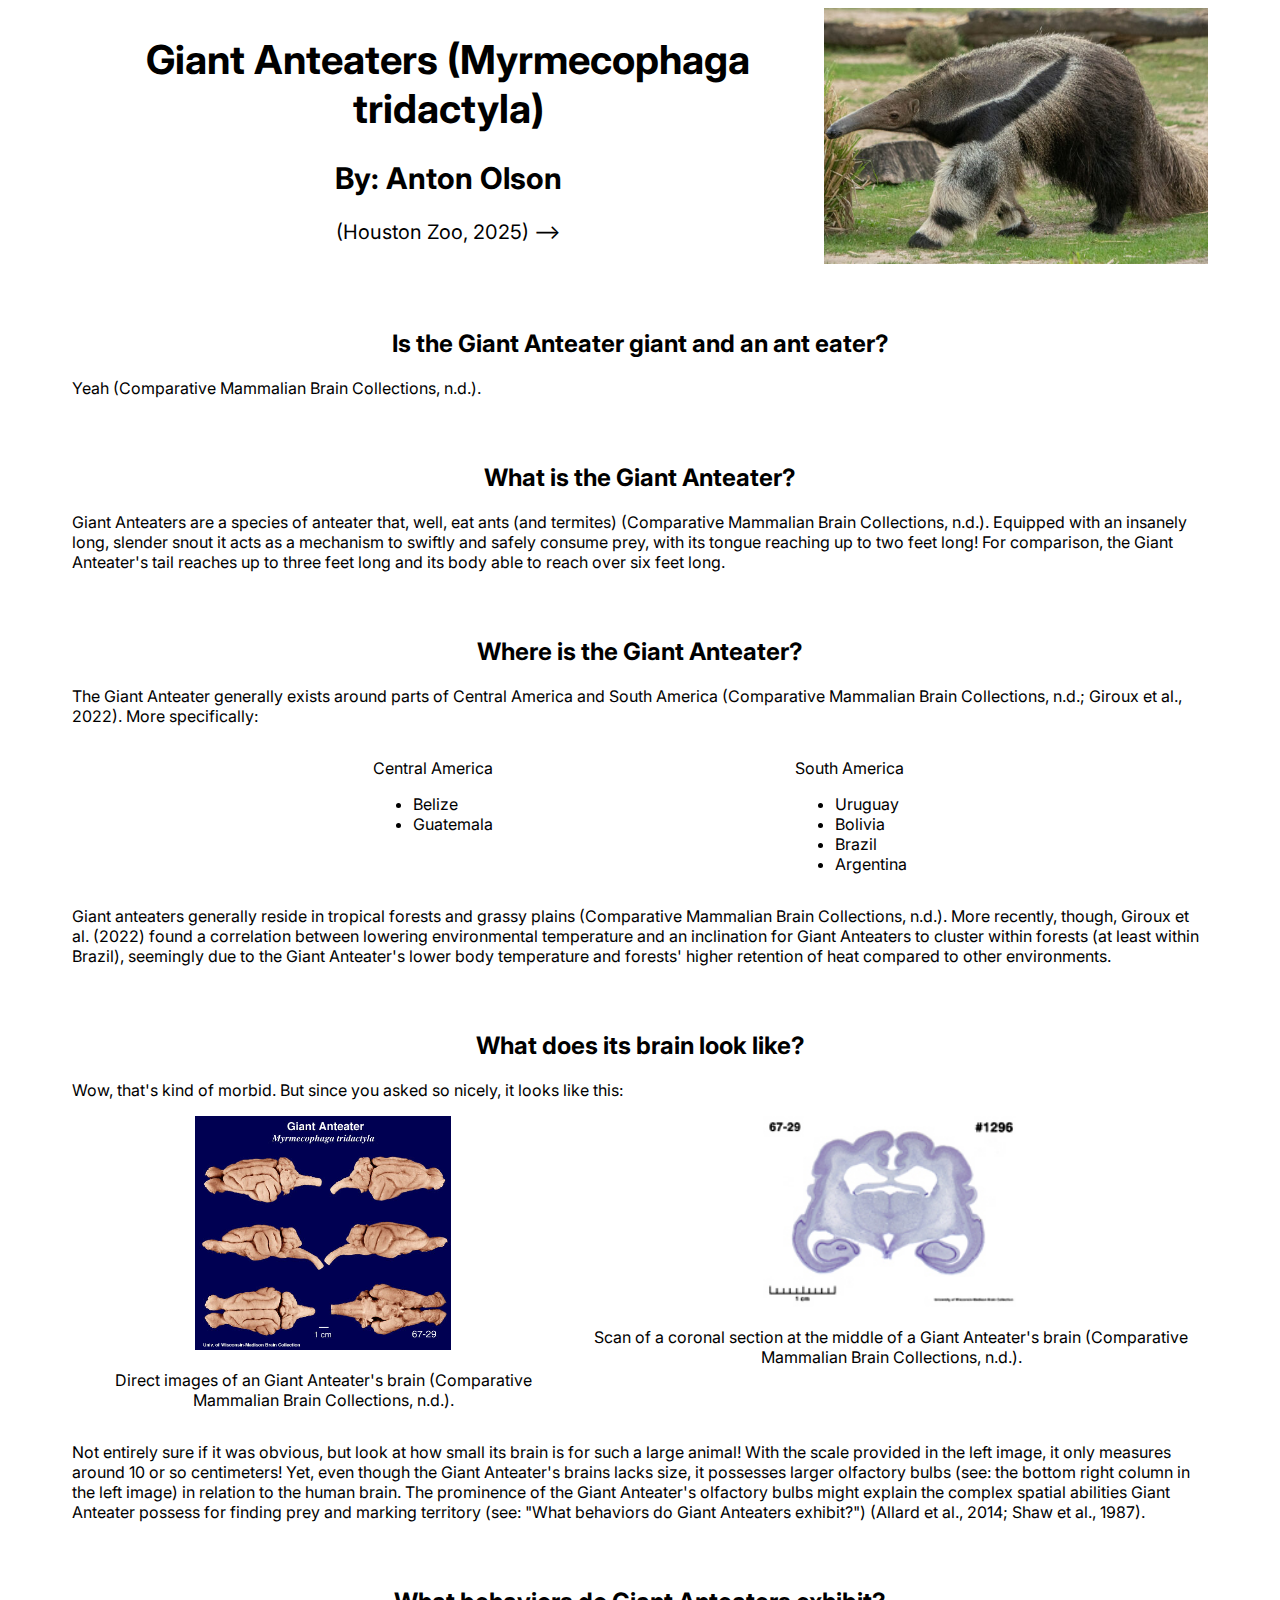
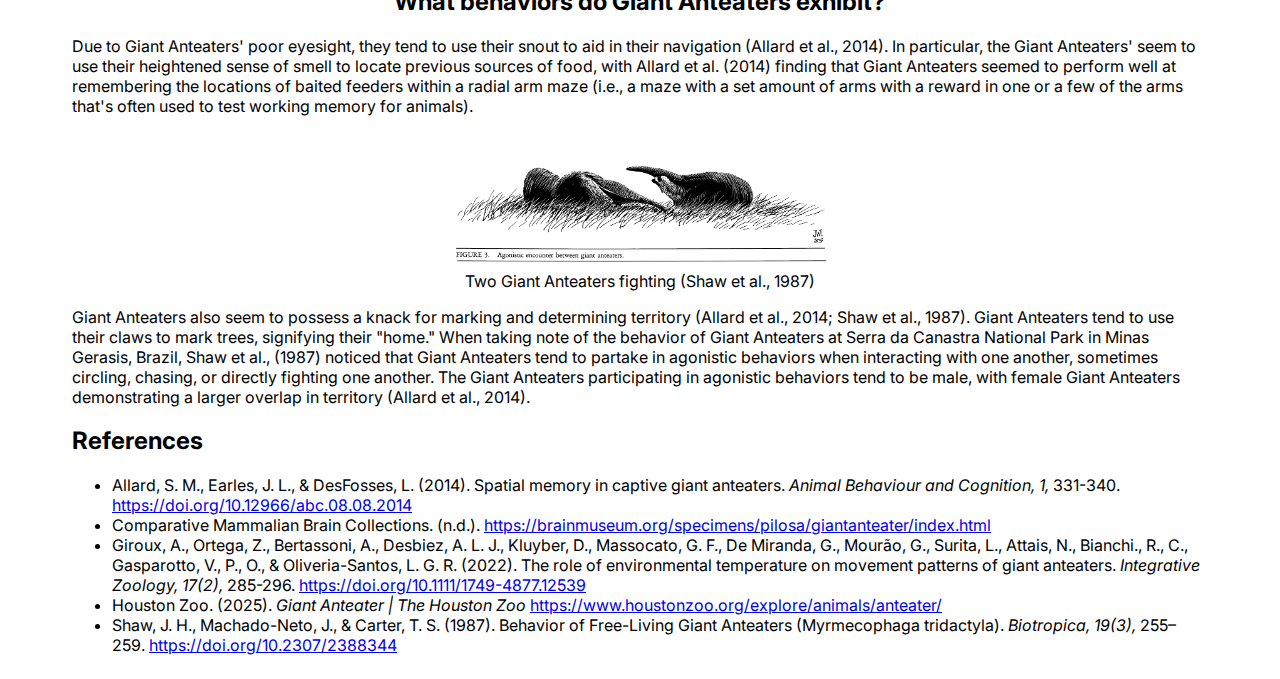
<file: index.html>
<!DOCTYPE html>
<html lang="en">
  <head>
  <link rel="stylesheet" href="./GiantAnteater.css" />
  <link href='https://fonts.googleapis.com/css?family=Inter' rel='stylesheet'>
  <meta charset="UTF-8">
  <meta name="viewport" content="width=device-width, initial-scale=1.0">
  <title>Giant Anteater</title>
  </head>
<body>
  <div class="title">
  <div class="title_card">
    <h1>Giant Anteaters (Myrmecophaga tridactyla)</h1>
    <h2>By: Anton Olson</h2>
    <p>(Houston Zoo, 2025) --></p>
  </div>
    <img src="./images/giant-anteater-1920x1080-2024-600x400.jpg">
  </div>
  <div class="contents">
  <div class="anteater_burning_question">
    <h2>Is the Giant Anteater giant and an ant eater?</h2>
    <p>Yeah (Comparative Mammalian Brain Collections, n.d.). </p>
  </div>
  <div class="anteater_explanation">
    <h2>What is the Giant Anteater?</h2>
    <p>Giant Anteaters are a species of anteater that, well, eat ants (and termites) (Comparative Mammalian Brain Collections, n.d.). Equipped with an insanely long, slender snout
      it acts as a mechanism to swiftly and safely consume prey, with its tongue reaching up to two feet long! For comparison, the Giant Anteater's tail reaches up to three feet long
      and its body able to reach over six feet long.<p>
  </div>
  <div class="anteater_location">
    <h2>Where is the Giant Anteater?</h2>
    <p>The Giant Anteater generally exists around parts of Central America and South America (Comparative Mammalian Brain Collections, n.d.; Giroux et al., 2022). More specifically:
    <div class="ant_regions">
    <div class="ant_central">
    <p>Central America</p>
    <ul>
      <li>Belize</li>
      <li>Guatemala</li>
    </ul>
    </div>
    <div class="ant_south">
    <p>South America</p>
    <ul>
      <li>Uruguay</li>
      <li>Bolivia</li>
      <li>Brazil</li>
      <li>Argentina</li>
    </ul>
    </div>
    </div>
    <p>Giant anteaters generally reside in tropical forests and grassy plains (Comparative Mammalian Brain Collections, n.d.). More recently, though, Giroux et al. (2022) found a correlation between
      lowering environmental temperature and an inclination for Giant Anteaters to cluster within forests (at least within Brazil), seemingly due to the Giant Anteater's lower body temperature and
    forests' higher retention of heat compared to other environments.</p>
  </div>
  <div class="anteater_brain">
    <h2>What does its brain look like?</h2>
    <p>Wow, that's kind of morbid. But since you asked so nicely, it looks like this:</p>
    <div class="anteater_brain_pictures">
      <div class="anteater_brain_fc">
        <img src="./images/Giantanteat6clr.jpg">
        <p>Direct images of an Giant Anteater's brain (Comparative Mammalian Brain Collections, n.d.).</p>
      </div>
      <div class="anteater_brain_scan">
        <img src="./images/67_29GAntetrmid.jpg">
        <p>Scan of a coronal section at the middle of a Giant Anteater's brain (Comparative Mammalian Brain Collections, n.d.).</p>
      </div>
    </div>
    <p>Not entirely sure if it was obvious, but look at how small its brain is for such a large animal! With the scale provided in the left image, it only measures around 10 or so centimeters! Yet, even though
      the Giant Anteater's brains lacks size, it possesses larger olfactory bulbs (see: the bottom right column in the left image) in relation to the human brain. The prominence of the Giant Anteater's
       olfactory bulbs might explain the complex spatial abilities Giant Anteater possess for finding prey and marking territory (see: "What behaviors do Giant Anteaters exhibit?") (Allard et al., 2014; Shaw et al., 1987).
    </p>
  </div>
  <div class="anteater_behaviors">
  <h2>What behaviors do Giant Anteaters exhibit?</h2>
  <p>Due to Giant Anteaters' poor eyesight, they tend to use their snout to aid in their navigation (Allard et al., 2014). In particular, the Giant Anteaters' seem to use their heightened sense
    of smell to locate previous sources of food, with Allard et al. (2014) finding that Giant Anteaters seemed to perform well at remembering the locations of baited feeders within a radial arm maze
    (i.e., a maze with a set amount of arms with a reward in one or a few of the arms that's often used to test working memory for animals).
  </p>
  <figure style="text-align:center;">
    <img src="./images/TwoGiantAnteatersFighting.PNG" class="agonistic_image">
    <figcaption>Two Giant Anteaters fighting (Shaw et al., 1987)</figcaption>
  </figure>
  <p>Giant Anteaters also seem to possess a knack for marking and determining territory (Allard et al., 2014; Shaw et al., 1987). Giant Anteaters tend to use their claws to mark trees, signifying their "home."
    When taking note of the behavior of Giant Anteaters at Serra da Canastra National Park in Minas Gerasis, Brazil, Shaw et al., (1987) noticed that Giant Anteaters tend to partake in agonistic behaviors
    when interacting with one another, sometimes circling, chasing, or directly fighting one another. The Giant Anteaters participating in agonistic behaviors tend to be male, with female Giant Anteaters demonstrating
     a larger overlap in territory (Allard et al., 2014).
  </p>
  </div>
  </div>
  <div>
    <h2>References</h2>
    <ul>
      <li>Allard, S. M., Earles, J. L., & DesFosses, L. (2014). Spatial memory in captive giant anteaters. <i>Animal Behaviour and Cognition, 1,</i> 331-340. <a href="https://doi.org/10.12966/abc.08.08.2014">https://doi.org/10.12966/abc.08.08.2014</a></li>
      <li>Comparative Mammalian Brain Collections. (n.d.). <a href="https://brainmuseum.org/specimens/pilosa/giantanteater/index.html">https://brainmuseum.org/specimens/pilosa/giantanteater/index.html</a></li>
      <li>Giroux, A., Ortega, Z., Bertassoni, A., Desbiez, A. L. J., Kluyber, D., Massocato, G. F., De Miranda, G., Mourão, G., Surita, L., Attais, N., Bianchi., R., C., Gasparotto, V., P., O., & Oliveria-Santos, L. G. R. (2022). The role of environmental temperature on movement patterns of giant anteaters. <i>Integrative Zoology, 17(2),</i> 285-296. <a href="https://doi.org/10.1111/1749-4877.12539">https://doi.org/10.1111/1749-4877.12539</a></li>
      <li>Houston Zoo. (2025). <i>Giant Anteater | The Houston Zoo</i> <a href="https://www.houstonzoo.org/explore/animals/anteater/">https://www.houstonzoo.org/explore/animals/anteater/</a></li>
      <li>Shaw, J. H., Machado-Neto, J., & Carter, T. S. (1987). Behavior of Free-Living Giant Anteaters (Myrmecophaga tridactyla). <i>Biotropica, 19(3),</i> 255–259. <a href="https://doi.org/10.2307/2388344">https://doi.org/10.2307/2388344</a></li>
    </ul>
  </div>
  </div>
</body>
</html>
</file>
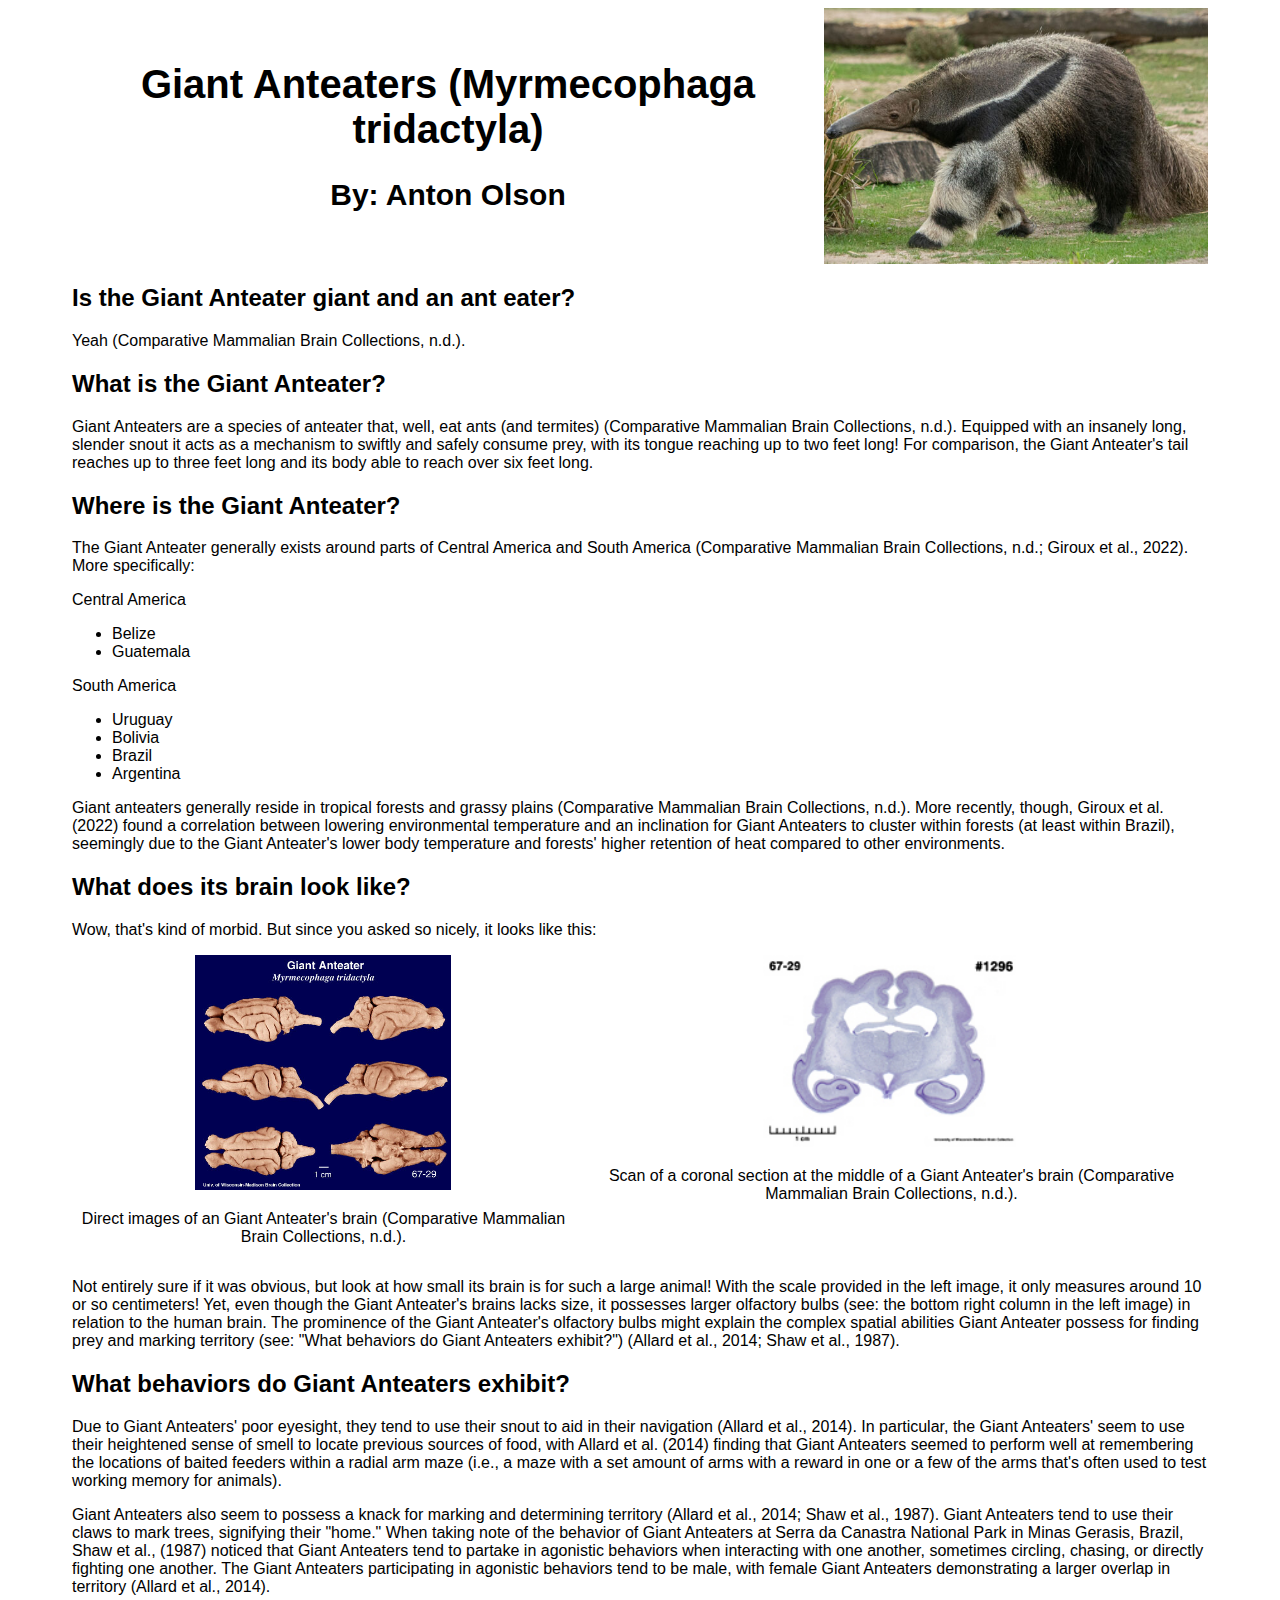
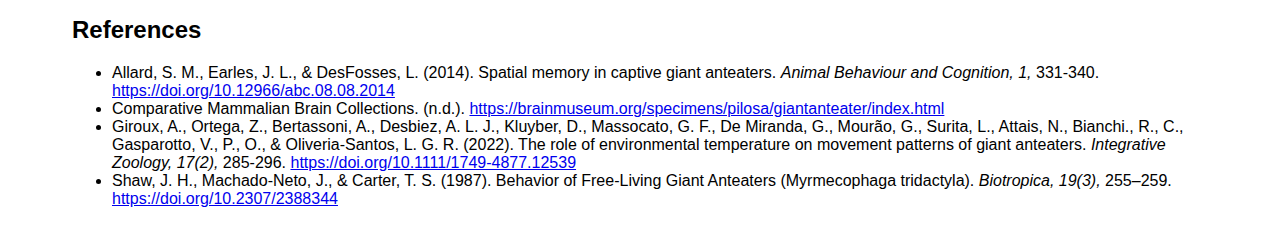
<file: GiantAnteater.html>
<!DOCTYPE html>
<html lang="en">
  <head>
  <link rel="stylesheet" href="./GiantAnteater.css" />
  <meta charset="UTF-8">
  <meta name="viewport" content="width=device-width, initial-scale=1.0">
  <title>Giant Anteater</title>
  </head>
<body>
  <div class="title">
  <div class="title_card">
    <h1>Giant Anteaters (Myrmecophaga tridactyla)</h1>
    <h2>By: Anton Olson</h2>
  </div>
  <img src="./images/giant-anteater-1920x1080-2024-600x400.jpg">
  </div>
  <div class="anteater_burning_question">
    <h2>Is the Giant Anteater giant and an ant eater?</h2>
    <p>Yeah (Comparative Mammalian Brain Collections, n.d.). </p>
  </div>
  <div class="anteater_explanation">
    <h2>What is the Giant Anteater?</h2>
    <p>Giant Anteaters are a species of anteater that, well, eat ants (and termites) (Comparative Mammalian Brain Collections, n.d.). Equipped with an insanely long, slender snout
      it acts as a mechanism to swiftly and safely consume prey, with its tongue reaching up to two feet long! For comparison, the Giant Anteater's tail reaches up to three feet long
      and its body able to reach over six feet long.<p>
  </div>
  <div class="anteater_location">
    <h2>Where is the Giant Anteater?</h2>
    <p>The Giant Anteater generally exists around parts of Central America and South America (Comparative Mammalian Brain Collections, n.d.; Giroux et al., 2022). More specifically:
    <div class="ant_central">
    <p>Central America</p>
    <ul>
      <li>Belize</li>
      <li>Guatemala</li>
    </ul>
    </div>
    <div class="ant_south">
    <p>South America</p>
    <ul>
      <li>Uruguay</li>
      <li>Bolivia</li>
      <li>Brazil</li>
      <li>Argentina</li>
    </ul>
    </div>
    <p>Giant anteaters generally reside in tropical forests and grassy plains (Comparative Mammalian Brain Collections, n.d.). More recently, though, Giroux et al. (2022) found a correlation between
      lowering environmental temperature and an inclination for Giant Anteaters to cluster within forests (at least within Brazil), seemingly due to the Giant Anteater's lower body temperature and
    forests' higher retention of heat compared to other environments.</p>
  </div>
  <div class="anteater_brain">
    <h2>What does its brain look like?</h2>
    <p>Wow, that's kind of morbid. But since you asked so nicely, it looks like this:</p>
    <div class="anteater_brain_pictures">
      <div class="anteater_brain_fc">
        <img src="./images/Giantanteat6clr.jpg">
        <p>Direct images of an Giant Anteater's brain (Comparative Mammalian Brain Collections, n.d.).</p>
      </div>
      <div class="anteater_brain_scan">
        <img src="./images/67_29GAntetrmid.jpg">
        <p>Scan of a coronal section at the middle of a Giant Anteater's brain (Comparative Mammalian Brain Collections, n.d.).</p>
      </div>
    </div>
    <p>Not entirely sure if it was obvious, but look at how small its brain is for such a large animal! With the scale provided in the left image, it only measures around 10 or so centimeters! Yet, even though
      the Giant Anteater's brains lacks size, it possesses larger olfactory bulbs (see: the bottom right column in the left image) in relation to the human brain. The prominence of the Giant Anteater's
       olfactory bulbs might explain the complex spatial abilities Giant Anteater possess for finding prey and marking territory (see: "What behaviors do Giant Anteaters exhibit?") (Allard et al., 2014; Shaw et al., 1987).
    </p>
  </div>
  <div class="anteater_behaviors">
  <h2>What behaviors do Giant Anteaters exhibit?</h2>
  <p>Due to Giant Anteaters' poor eyesight, they tend to use their snout to aid in their navigation (Allard et al., 2014). In particular, the Giant Anteaters' seem to use their heightened sense
    of smell to locate previous sources of food, with Allard et al. (2014) finding that Giant Anteaters seemed to perform well at remembering the locations of baited feeders within a radial arm maze
    (i.e., a maze with a set amount of arms with a reward in one or a few of the arms that's often used to test working memory for animals).
  </p>
  <p>Giant Anteaters also seem to possess a knack for marking and determining territory (Allard et al., 2014; Shaw et al., 1987). Giant Anteaters tend to use their claws to mark trees, signifying their "home."
    When taking note of the behavior of Giant Anteaters at Serra da Canastra National Park in Minas Gerasis, Brazil, Shaw et al., (1987) noticed that Giant Anteaters tend to partake in agonistic behaviors
    when interacting with one another, sometimes circling, chasing, or directly fighting one another. The Giant Anteaters participating in agonistic behaviors tend to be male, with female Giant Anteaters demonstrating
     a larger overlap in territory (Allard et al., 2014).
  </p>
  </div>
  <div>
    <h2>References</h2>
    <ul>
      <li>Allard, S. M., Earles, J. L., & DesFosses, L. (2014). Spatial memory in captive giant anteaters. <i>Animal Behaviour and Cognition, 1,</i> 331-340. <a href="https://doi.org/10.12966/abc.08.08.2014">https://doi.org/10.12966/abc.08.08.2014</a></li>
      <li>Comparative Mammalian Brain Collections. (n.d.). <a href="https://brainmuseum.org/specimens/pilosa/giantanteater/index.html">https://brainmuseum.org/specimens/pilosa/giantanteater/index.html</a></li>
      <li>Giroux, A., Ortega, Z., Bertassoni, A., Desbiez, A. L. J., Kluyber, D., Massocato, G. F., De Miranda, G., Mourão, G., Surita, L., Attais, N., Bianchi., R., C., Gasparotto, V., P., O., & Oliveria-Santos, L. G. R. (2022). The role of environmental temperature on movement patterns of giant anteaters. <i>Integrative Zoology, 17(2),</i> 285-296. <a href="https://doi.org/10.1111/1749-4877.12539">https://doi.org/10.1111/1749-4877.12539</a></li>
      <li>Shaw, J. H., Machado-Neto, J., & Carter, T. S. (1987). Behavior of Free-Living Giant Anteaters (Myrmecophaga tridactyla). <i>Biotropica, 19(3),</i> 255–259. <a href="https://doi.org/10.2307/2388344">https://doi.org/10.2307/2388344</a></li>
    </ul>
  </div>
  </body>
</html>
</file>
<file: GiantAnteater.css>
:root
{
    display: flex;
    flex-wrap: wrap;
    --title-font-size: clamp(0.125rem, 2vw, 1.25rem);
    --image_width: clamp(25%, 30vw, 50%);
    font-size: clamp(0.5rem, 2vw, 1rem);
    margin-left: 5vw;
    margin-right: 5vw;
    font-family: Inter, sans-serif;
}

.contents h2
{
    padding-top: 5vh;
    text-align: center;
}
.title
{
  font-size: var(--title-font-size);
  display: flex;
  flex-direction: row;
  text-align: center;
  justify-content: space-around;
  justify-self: center;
}


.title img
{
  object-fit:contain;
  width: var(--image_width);
  height: auto;
  max-width: 100%;
  max-height: 100%;
}

.title_card
{
align-content: center;
}

.anteater_brain img
{
    width: 20vw;
    height: auto;
}

.anteater_brain_pictures
{
    display: flex;
    justify-content: space-evenly;
    flex-direction: row;
    text-align: center;

}

.ant_eater
{
  width: 20vw;
  height: auto;
}

.ant_regions
{
    display: flex;
    justify-content: space-evenly;
}

.agonistic_behaviors img
{
    width: var(--image_width);
    height: auto;
    object-fit: contain;
}

.agonistic_image
{
  width: var(--image_width);
  height: auto;
}
</file>
